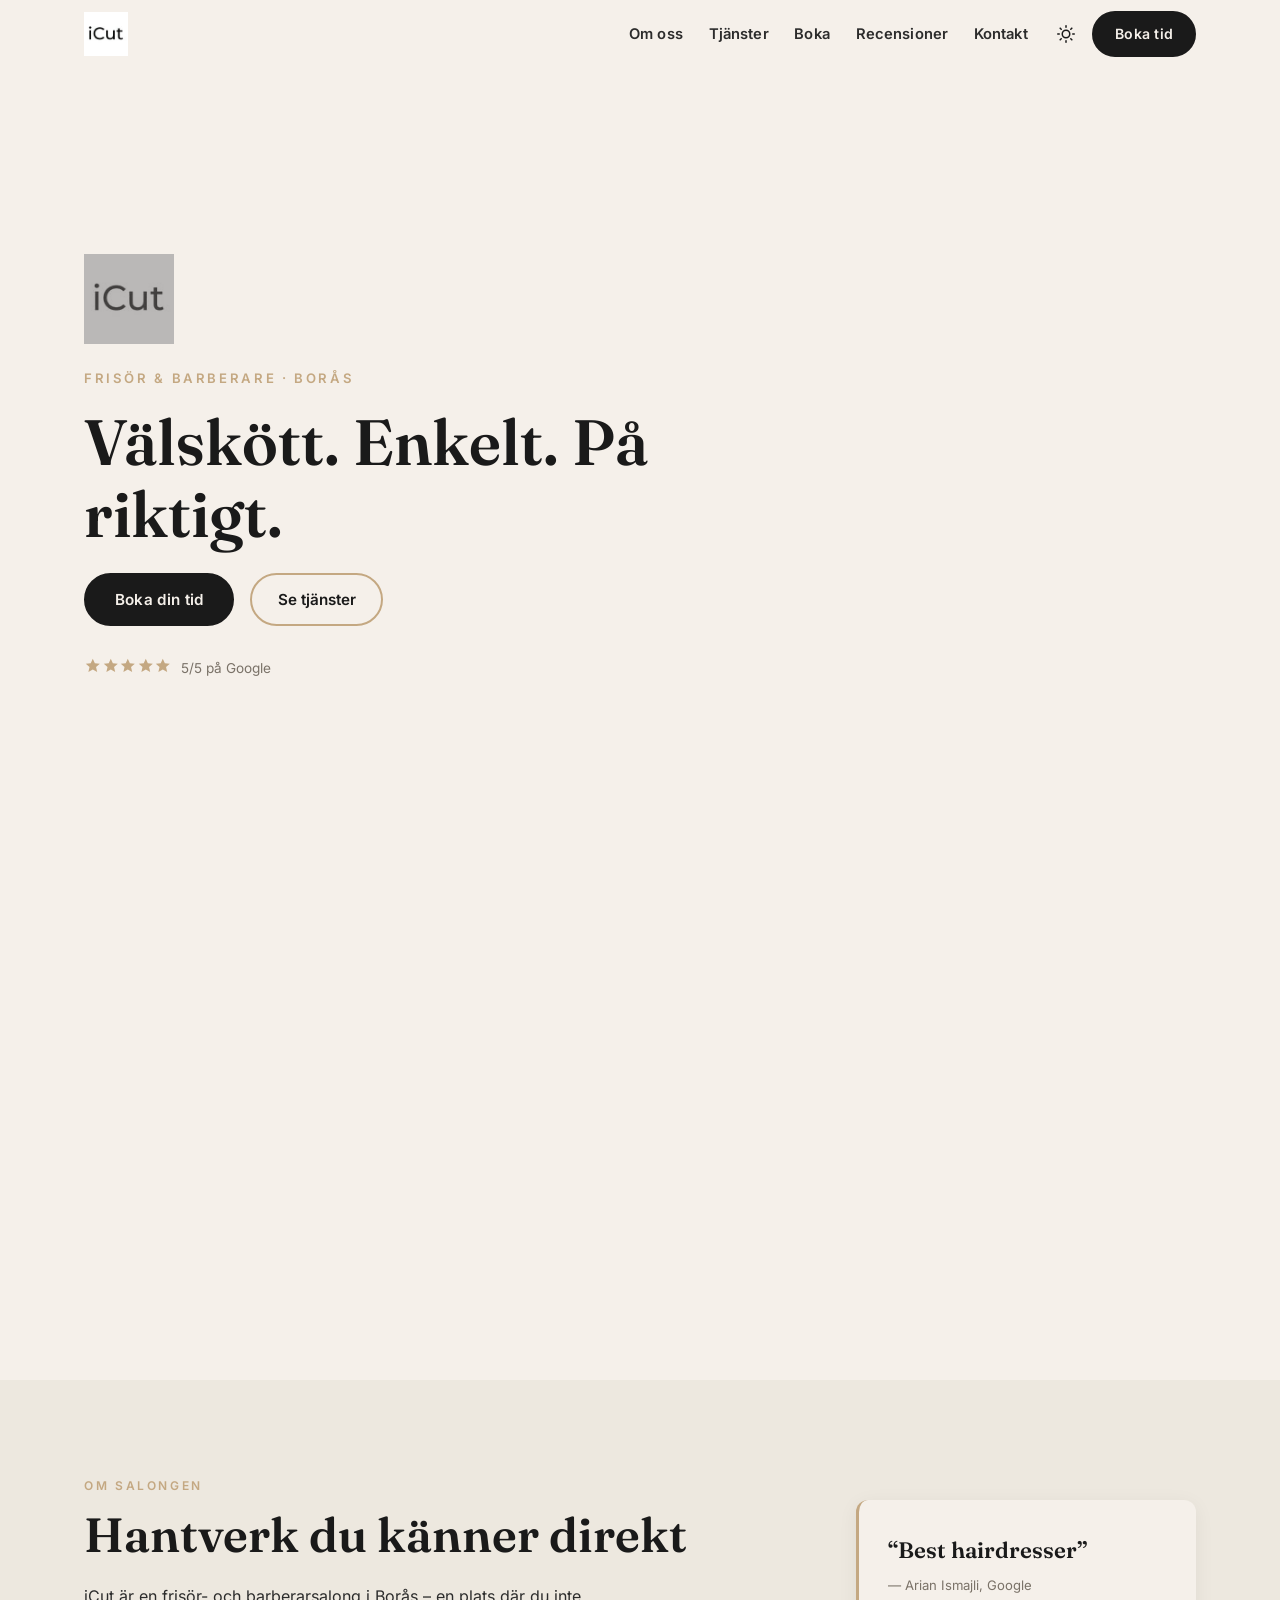
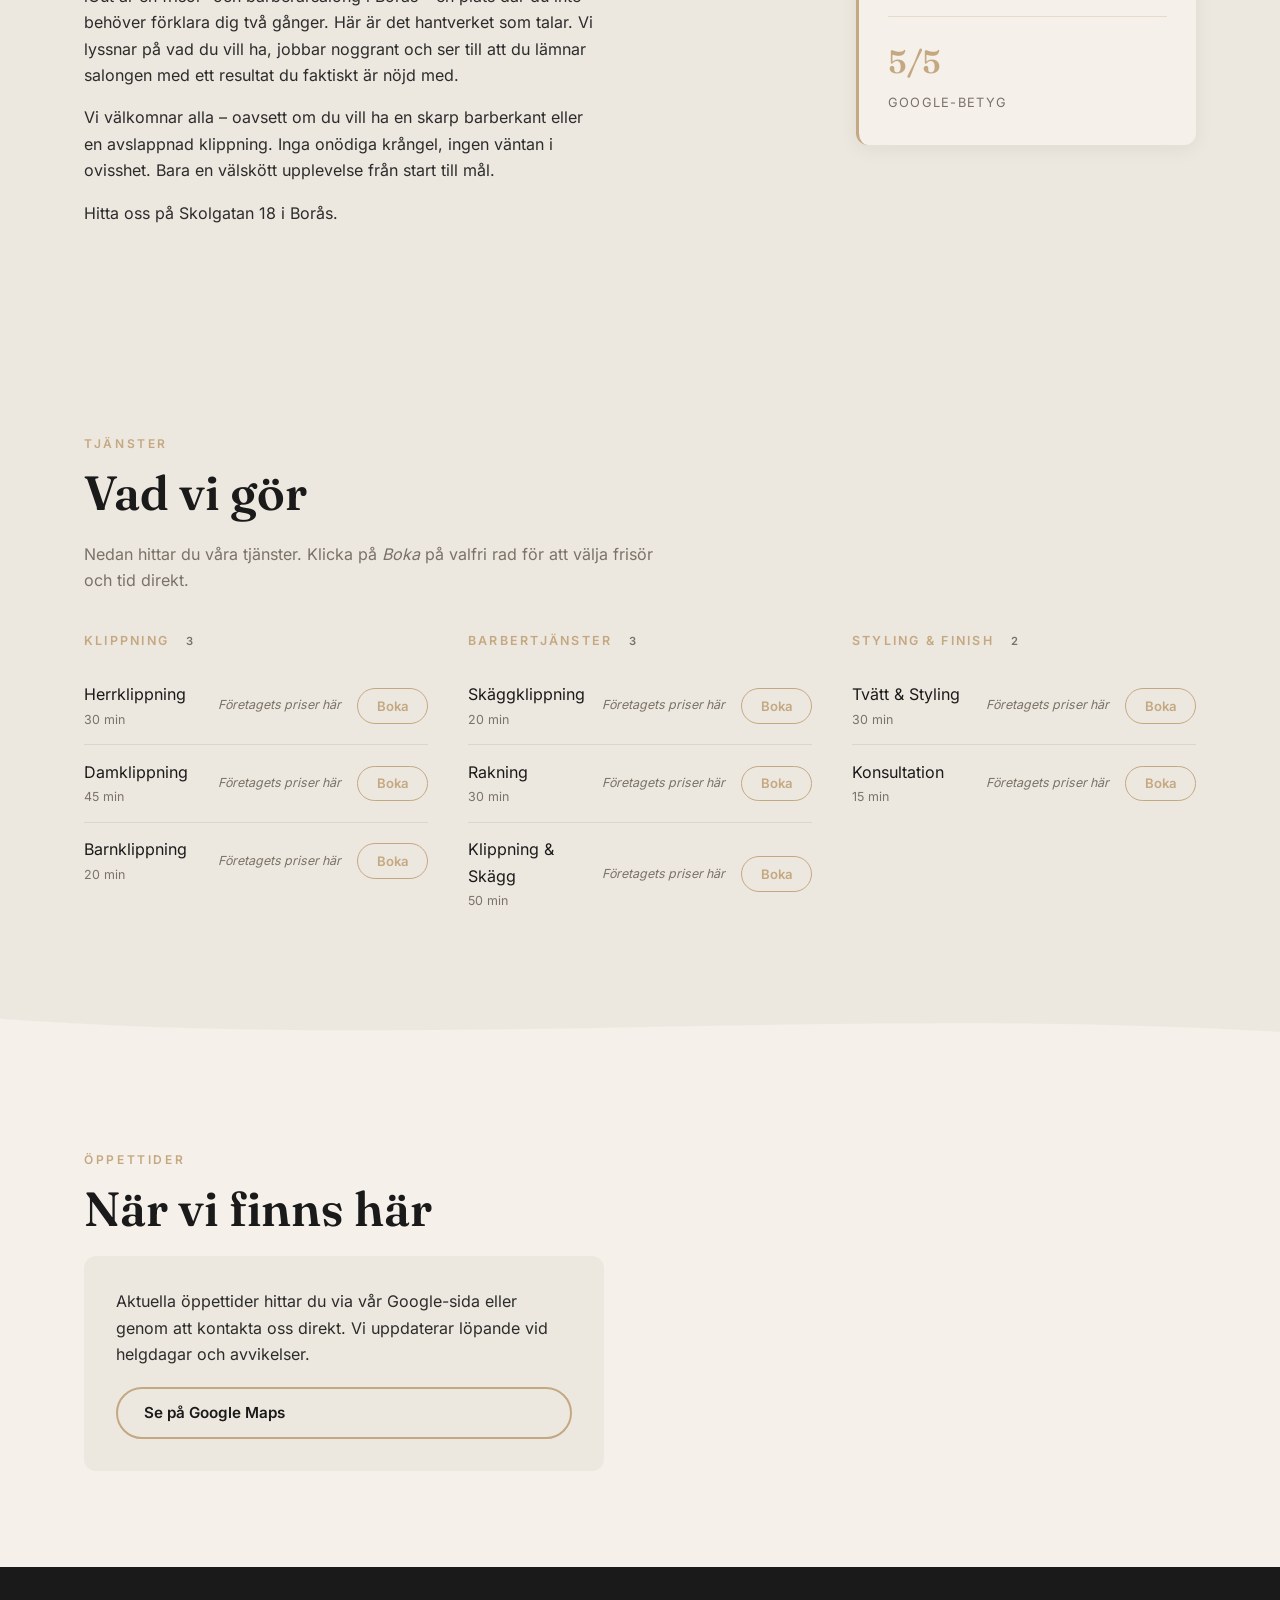
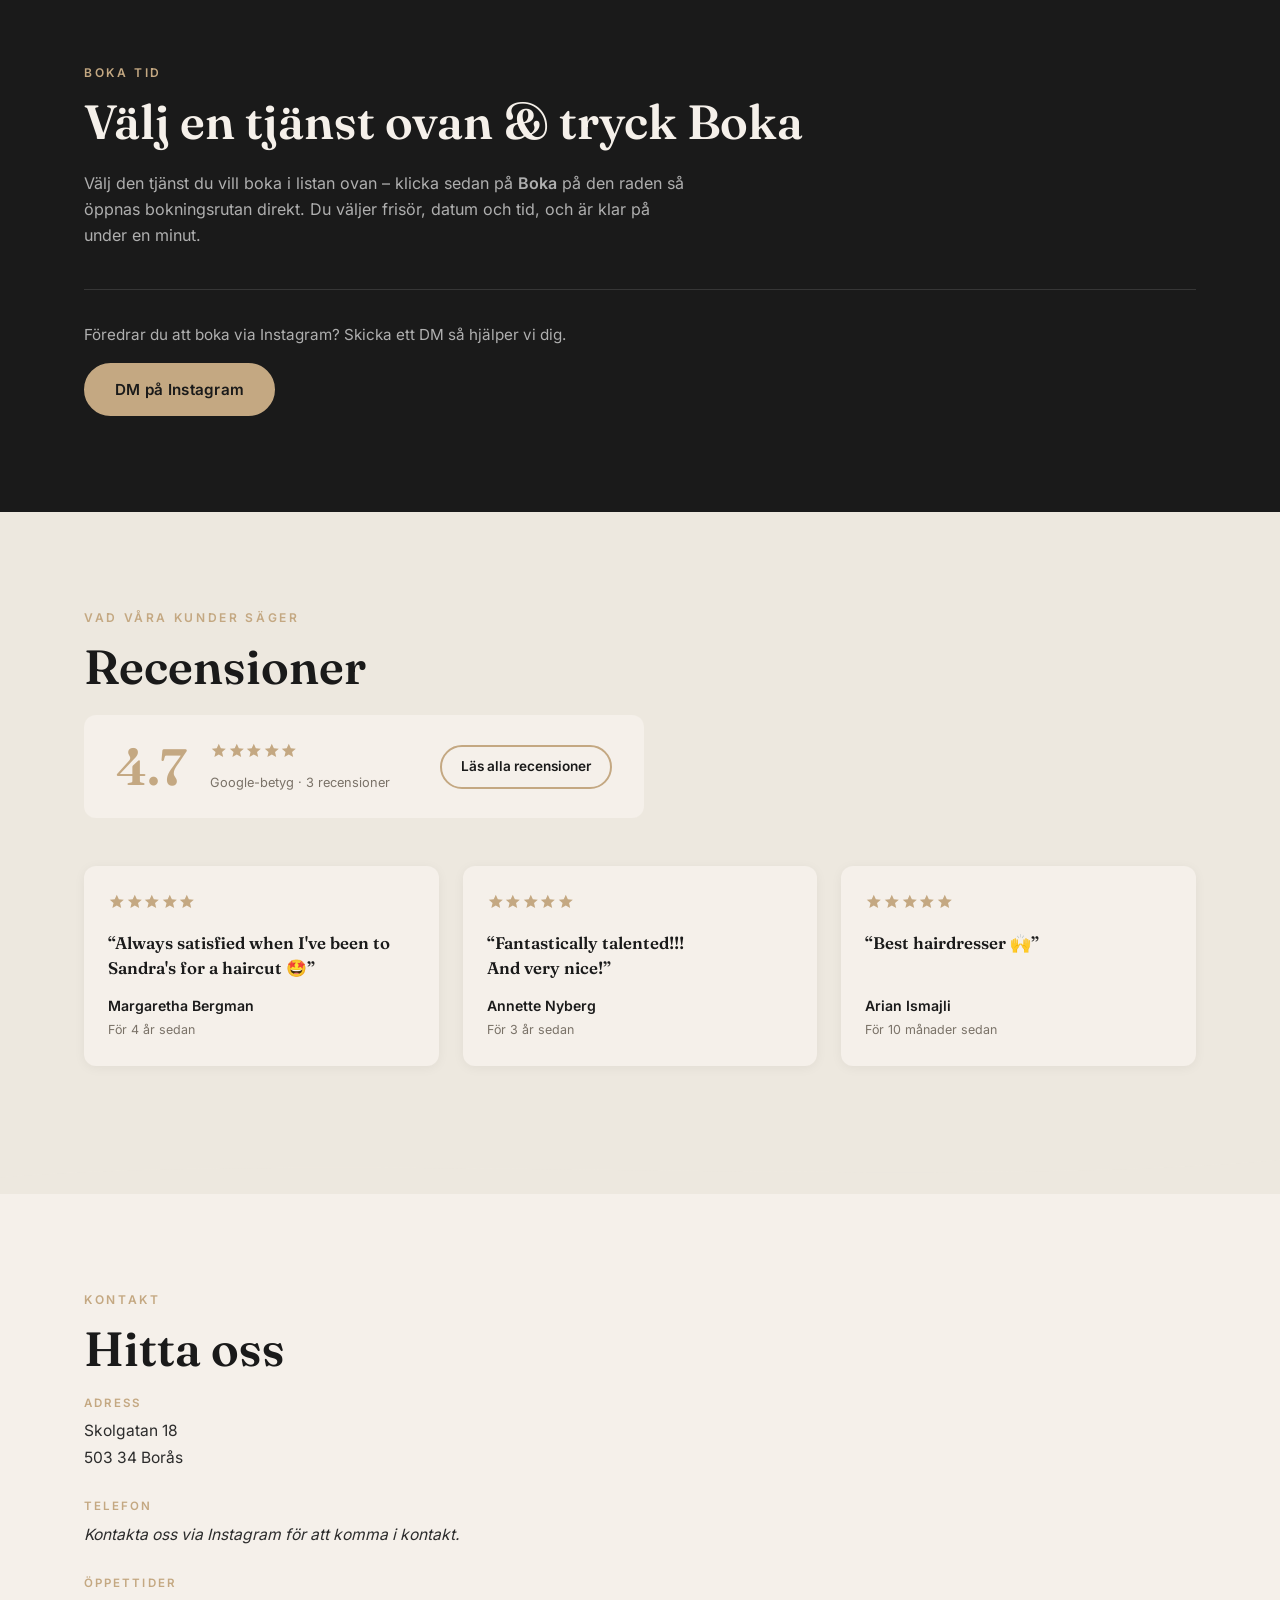
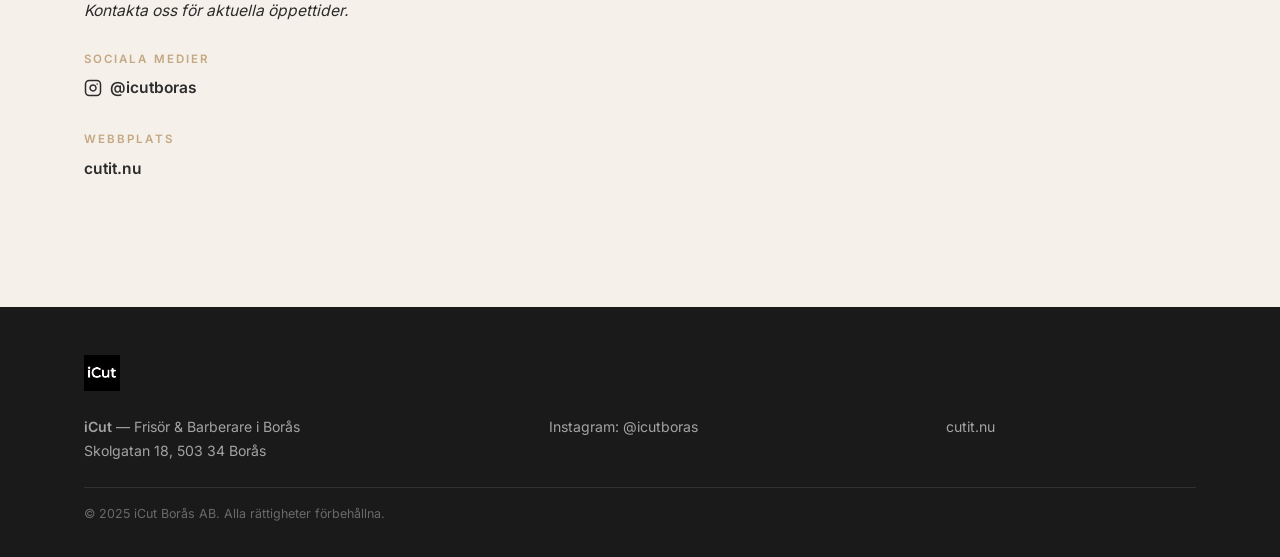
<file: index.html>
<!DOCTYPE html>
<html lang="sv" data-theme="light">
<head>
<meta charset="UTF-8">
<meta name="viewport" content="width=device-width, initial-scale=1.0">
<title>iCut – Frisör & Barberare i Borås</title>
<meta name="description" content="iCut är en modern frisör- och barberarsalong i Borås. Boka din tid enkelt – vi ser till att du alltid lämnar nöjd.">
<link rel="icon" type="image/svg+xml" href="favicon.svg">
<script>
(function(){
  var saved = localStorage.getItem('icut-theme');
  if(saved) document.documentElement.setAttribute('data-theme', saved);
})();
</script>
<link rel="stylesheet" href="site-kit.css">
<link rel="stylesheet" href="styles.css">
<script type="application/ld+json">
{
  "@context": "https://schema.org",
  "@type": "HairSalon",
  "name": "iCut",
  "address": {
    "@type": "PostalAddress",
    "streetAddress": "Skolgatan 18",
    "postalCode": "503 34",
    "addressLocality": "Borås",
    "addressCountry": "SE"
  },
  "url": "http://cutit.nu/",
  "aggregateRating": {
    "@type": "AggregateRating",
    "ratingValue": "5",
    "reviewCount": "3"
  }
}
</script>
</head>
<body>
<a href="#main" class="skip-link">Hoppa till innehåll</a>

<header class="site-header">
  <div class="header-inner">
    <a href="index.html" class="logo-link">
      <img src="logo.jpg" alt="iCut" class="site-logo">
    </a>
    <nav class="site-nav" aria-label="Huvudnavigation">
      <a href="#om">Om oss</a>
      <a href="#tjanster">Tjänster</a>
      <a href="#boka">Boka</a>
      <a href="#recensioner">Recensioner</a>
      <a href="#kontakt">Kontakt</a>
    </nav>
    <div class="header-actions">
      <button class="theme-toggle" id="themeToggle" aria-label="Växla mörkt/ljust läge" type="button">
        <svg class="icon-sun" xmlns="http://www.w3.org/2000/svg" width="18" height="18" viewBox="0 0 24 24" fill="none" stroke="currentColor" stroke-width="2" stroke-linecap="round" stroke-linejoin="round"><circle cx="12" cy="12" r="5"/><line x1="12" y1="1" x2="12" y2="3"/><line x1="12" y1="21" x2="12" y2="23"/><line x1="4.22" y1="4.22" x2="5.64" y2="5.64"/><line x1="18.36" y1="18.36" x2="19.78" y2="19.78"/><line x1="1" y1="12" x2="3" y2="12"/><line x1="21" y1="12" x2="23" y2="12"/><line x1="4.22" y1="19.78" x2="5.64" y2="18.36"/><line x1="18.36" y1="5.64" x2="19.78" y2="4.22"/></svg>
        <svg class="icon-moon" xmlns="http://www.w3.org/2000/svg" width="18" height="18" viewBox="0 0 24 24" fill="none" stroke="currentColor" stroke-width="2" stroke-linecap="round" stroke-linejoin="round"><path d="M21 12.79A9 9 0 1 1 11.21 3 7 7 0 0 0 21 12.79z"/></svg>
      </button>
      <a href="#boka" class="btn-primary nav-cta">Boka tid</a>
    </div>
  </div>
</header>

<main id="main">

  <!-- HERO -->
  <div class="name-pin">
    <section class="hero name-pin-inner">
      <h1 class="visually-hidden">iCut</h1>
      <div class="name-write-img">
        <img class="base" src="logo.jpg" alt="">
        <img class="color" src="logo.jpg" alt="">
      </div>
      <p class="hero-eyebrow">Frisör &amp; Barberare · Borås</p>
      <p class="hero-tagline">Välskött. Enkelt. På riktigt.</p>
      <div class="hero-cta">
        <a href="#boka" class="btn-primary">Boka din tid</a>
        <a href="#tjanster" class="btn-ghost">Se tjänster</a>
      </div>
      <div class="hero-rating">
        <span class="stars" data-rating="5"></span>
        <span class="hero-rating-text">5/5 på Google</span>
      </div>
    </section>
  </div>

  <!-- OM OSS -->
  <section class="section section-om reveal" id="om">
    <div class="container">
      <div class="om-grid">
        <div class="om-text">
          <span class="section-label">Om salongen</span>
          <h2>Hantverk du känner direkt</h2>
          <p>iCut är en frisör- och barberarsalong i Borås – en plats där du inte behöver förklara dig två gånger. Här är det hantverket som talar. Vi lyssnar på vad du vill ha, jobbar noggrant och ser till att du lämnar salongen med ett resultat du faktiskt är nöjd med.</p>
          <p>Vi välkomnar alla – oavsett om du vill ha en skarp barberkant eller en avslappnad klippning. Inga onödiga krångel, ingen väntan i ovisshet. Bara en välskött upplevelse från start till mål.</p>
          <p>Hitta oss på Skolgatan 18 i Borås.</p>
        </div>
        <div class="om-accent-block">
          <div class="om-quote">&ldquo;Best hairdresser&rdquo;</div>
          <div class="om-quote-attr">— Arian Ismajli, Google</div>
          <div class="om-divider"></div>
          <div class="om-stat">
            <span class="om-stat-value">5/5</span>
            <span class="om-stat-label">Google-betyg</span>
          </div>
        </div>
      </div>
    </div>
    <div class="wave-bottom">
      <svg xmlns="http://www.w3.org/2000/svg" viewBox="0 0 1440 60" preserveAspectRatio="none"><path fill="var(--paper-raised)" d="M0,30 C360,60 1080,0 1440,30 L1440,60 L0,60 Z"/></svg>
    </div>
  </section>

  <!-- TJÄNSTER -->
  <section class="section section-tjanster reveal" id="tjanster">
    <div class="container">
      <span class="section-label">Tjänster</span>
      <h2>Vad vi gör</h2>
      <p class="section-intro">Nedan hittar du våra tjänster. Klicka på <em>Boka</em> på valfri rad för att välja frisör och tid direkt.</p>

      <div class="menu-groups">

        <div class="menu-group">
          <h3>Klippning <span class="menu-group-count">3</span></h3>
          <!--FIELD:services-->
          <div class="price-item">
            <div class="price-item-info">
              <span class="price-item-name">Herrklippning</span>
              <span class="price-item-duration">30 min</span>
            </div>
            <div class="price-item-price">
              <!--FIELD:prices--><span class="price-item-amount price-placeholder">Företagets priser här</span><!--/FIELD:prices-->
            </div>
            <button class="price-item-book-btn" type="button" data-service-name="Herrklippning" data-duration-minutes="30">Boka</button>
          </div>
          <div class="price-item">
            <div class="price-item-info">
              <span class="price-item-name">Damklippning</span>
              <span class="price-item-duration">45 min</span>
            </div>
            <div class="price-item-price">
              <!--FIELD:prices--><span class="price-item-amount price-placeholder">Företagets priser här</span><!--/FIELD:prices-->
            </div>
            <button class="price-item-book-btn" type="button" data-service-name="Damklippning" data-duration-minutes="45">Boka</button>
          </div>
          <div class="price-item">
            <div class="price-item-info">
              <span class="price-item-name">Barnklippning</span>
              <span class="price-item-duration">20 min</span>
            </div>
            <div class="price-item-price">
              <!--FIELD:prices--><span class="price-item-amount price-placeholder">Företagets priser här</span><!--/FIELD:prices-->
            </div>
            <button class="price-item-book-btn" type="button" data-service-name="Barnklippning" data-duration-minutes="20">Boka</button>
          </div>
          <!--/FIELD:services-->
        </div>

        <div class="menu-group">
          <h3>Barbertjänster <span class="menu-group-count">3</span></h3>
          <!--FIELD:services-->
          <div class="price-item">
            <div class="price-item-info">
              <span class="price-item-name">Skäggklippning</span>
              <span class="price-item-duration">20 min</span>
            </div>
            <div class="price-item-price">
              <!--FIELD:prices--><span class="price-item-amount price-placeholder">Företagets priser här</span><!--/FIELD:prices-->
            </div>
            <button class="price-item-book-btn" type="button" data-service-name="Skäggklippning" data-duration-minutes="20">Boka</button>
          </div>
          <div class="price-item">
            <div class="price-item-info">
              <span class="price-item-name">Rakning</span>
              <span class="price-item-duration">30 min</span>
            </div>
            <div class="price-item-price">
              <!--FIELD:prices--><span class="price-item-amount price-placeholder">Företagets priser här</span><!--/FIELD:prices-->
            </div>
            <button class="price-item-book-btn" type="button" data-service-name="Rakning" data-duration-minutes="30">Boka</button>
          </div>
          <div class="price-item">
            <div class="price-item-info">
              <span class="price-item-name">Klippning &amp; Skägg</span>
              <span class="price-item-duration">50 min</span>
            </div>
            <div class="price-item-price">
              <!--FIELD:prices--><span class="price-item-amount price-placeholder">Företagets priser här</span><!--/FIELD:prices-->
            </div>
            <button class="price-item-book-btn" type="button" data-service-name="Klippning &amp; Skägg" data-duration-minutes="50">Boka</button>
          </div>
          <!--/FIELD:services-->
        </div>

        <div class="menu-group">
          <h3>Styling &amp; Finish <span class="menu-group-count">2</span></h3>
          <!--FIELD:services-->
          <div class="price-item">
            <div class="price-item-info">
              <span class="price-item-name">Tvätt &amp; Styling</span>
              <span class="price-item-duration">30 min</span>
            </div>
            <div class="price-item-price">
              <!--FIELD:prices--><span class="price-item-amount price-placeholder">Företagets priser här</span><!--/FIELD:prices-->
            </div>
            <button class="price-item-book-btn" type="button" data-service-name="Tvätt &amp; Styling" data-duration-minutes="30">Boka</button>
          </div>
          <div class="price-item">
            <div class="price-item-info">
              <span class="price-item-name">Konsultation</span>
              <span class="price-item-duration">15 min</span>
            </div>
            <div class="price-item-price">
              <!--FIELD:prices--><span class="price-item-amount price-placeholder">Företagets priser här</span><!--/FIELD:prices-->
            </div>
            <button class="price-item-book-btn" type="button" data-service-name="Konsultation" data-duration-minutes="15">Boka</button>
          </div>
          <!--/FIELD:services-->
        </div>

      </div>
    </div>
    <div class="wave-bottom wave-bottom--linen">
      <svg xmlns="http://www.w3.org/2000/svg" viewBox="0 0 1440 60" preserveAspectRatio="none"><path fill="var(--paper)" d="M0,20 C480,55 960,5 1440,35 L1440,60 L0,60 Z"/></svg>
    </div>
  </section>

  <!-- ÖPPETTIDER -->
  <section class="section section-oppettider reveal" id="oppettider">
    <div class="container">
      <span class="section-label">Öppettider</span>
      <h2>När vi finns här</h2>
      <!--FIELD:opening_hours-->
      <div class="hours-notice">
        <p>Aktuella öppettider hittar du via vår Google-sida eller genom att kontakta oss direkt. Vi uppdaterar löpande vid helgdagar och avvikelser.</p>
        <a href="https://www.google.com/maps/search/iCut+Bor%C3%A5s" class="btn-ghost" target="_blank" rel="noopener noreferrer">Se på Google Maps</a>
      </div>
      <!--/FIELD:opening_hours-->
    </div>
  </section>

  <!-- BOKA -->
  <section class="section section-boka reveal" id="boka">
    <div class="container boka-container">
      <span class="section-label">Boka tid</span>
      <h2>Välj en tjänst ovan&nbsp;&amp; tryck Boka</h2>
      <p class="section-intro">Välj den tjänst du vill boka i listan ovan – klicka sedan på <strong>Boka</strong> på den raden så öppnas bokningsrutan direkt. Du väljer frisör, datum och tid, och är klar på under en minut.</p>
      <!--FIELD:booking_url-->
      <div class="boka-alt">
        <p>Föredrar du att boka via Instagram? Skicka ett DM så hjälper vi dig.</p>
        <!--FIELD:instagram-->
        <a href="https://www.instagram.com/icutboras/" class="btn-primary" target="_blank" rel="noopener noreferrer">DM på Instagram</a>
        <!--/FIELD:instagram-->
      </div>
      <!--/FIELD:booking_url-->
    </div>
  </section>

  <!-- RECENSIONER -->
  <section class="section section-recensioner reveal" id="recensioner">
    <div class="container">
      <span class="section-label">Vad våra kunder säger</span>
      <h2>Recensioner</h2>
      <!--FIELD:google_rating-->
      <div class="rating-hero">
        <div class="rating-score" data-count-to="5" data-decimals="1">0.0</div>
        <div class="rating-stars-wrap">
          <span class="stars" data-rating="5"></span>
          <span class="rating-source">Google-betyg · 3 recensioner</span>
        </div>
        <a href="https://www.google.com/maps/search/iCut+Bor%C3%A5s" class="btn-ghost rating-all-link" target="_blank" rel="noopener noreferrer">Läs alla recensioner</a>
      </div>
      <!--/FIELD:google_rating-->

      <div class="reviews-grid">
        <div class="review-card">
          <div class="review-stars"><span class="stars" data-rating="5"></span></div>
          <blockquote class="review-text">&ldquo;Always satisfied when I've been to Sandra's for a haircut 🤩&rdquo;</blockquote>
          <div class="review-meta">
            <span class="review-author">Margaretha Bergman</span>
            <span class="review-time">För 4 år sedan</span>
          </div>
        </div>
        <div class="review-card">
          <div class="review-stars"><span class="stars" data-rating="5"></span></div>
          <blockquote class="review-text">&ldquo;Fantastically talented!!!
And very nice!&rdquo;</blockquote>
          <div class="review-meta">
            <span class="review-author">Annette Nyberg</span>
            <span class="review-time">För 3 år sedan</span>
          </div>
        </div>
        <div class="review-card">
          <div class="review-stars"><span class="stars" data-rating="5"></span></div>
          <blockquote class="review-text">&ldquo;Best hairdresser 🙌&rdquo;</blockquote>
          <div class="review-meta">
            <span class="review-author">Arian Ismajli</span>
            <span class="review-time">För 10 månader sedan</span>
          </div>
        </div>
      </div>
    </div>
    <div class="wave-bottom">
      <svg xmlns="http://www.w3.org/2000/svg" viewBox="0 0 1440 60" preserveAspectRatio="none"><path fill="var(--paper-raised)" d="M0,40 C360,10 1080,55 1440,20 L1440,60 L0,60 Z"/></svg>
    </div>
  </section>

  <!-- KONTAKT -->
  <section class="section section-kontakt reveal" id="kontakt">
    <div class="container">
      <span class="section-label">Kontakt</span>
      <h2>Hitta oss</h2>
      <div class="kontakt-grid">
        <div class="kontakt-info">
          <div class="kontakt-block">
            <h3>Adress</h3>
            <!--FIELD:address-->
            <address>
              Skolgatan 18<br>
              503 34 Borås
            </address>
            <!--/FIELD:address-->
          </div>
          <div class="kontakt-block">
            <h3>Telefon</h3>
            <!--FIELD:phone-->
            <p class="kontakt-missing">Kontakta oss via Instagram för att komma i kontakt.</p>
            <!--/FIELD:phone-->
          </div>
          <div class="kontakt-block">
            <h3>Öppettider</h3>
            <!--FIELD:opening_hours-->
            <p class="kontakt-missing">Kontakta oss för aktuella öppettider.</p>
            <!--/FIELD:opening_hours-->
          </div>
          <div class="kontakt-block">
            <h3>Sociala medier</h3>
            <!--FIELD:instagram-->
            <a href="https://www.instagram.com/icutboras/" class="social-link" target="_blank" rel="noopener noreferrer">
              <svg xmlns="http://www.w3.org/2000/svg" width="18" height="18" viewBox="0 0 24 24" fill="none" stroke="currentColor" stroke-width="2" stroke-linecap="round" stroke-linejoin="round"><rect x="2" y="2" width="20" height="20" rx="5" ry="5"/><path d="M16 11.37A4 4 0 1 1 12.63 8 4 4 0 0 1 16 11.37z"/><line x1="17.5" y1="6.5" x2="17.51" y2="6.5"/></svg>
              @icutboras
            </a>
            <!--/FIELD:instagram-->
            <!--FIELD:facebook-->
            <!-- Facebook: saknas i underlaget -->
            <!--/FIELD:facebook-->
            <!--FIELD:email-->
            <!-- E-post: saknas i underlaget -->
            <!--/FIELD:email-->
          </div>
          <div class="kontakt-block">
            <h3>Webbplats</h3>
            <!--FIELD:website-->
            <a href="http://cutit.nu/" class="social-link" target="_blank" rel="noopener noreferrer">cutit.nu</a>
            <!--/FIELD:website-->
          </div>
        </div>
        <div class="kontakt-map">
          <!--FIELD:address-->
          <iframe
            title="iCut på kartan"
            src="https://www.google.com/maps?q=Skolgatan+18%2C+503+34+Bor%C3%A5s%2C+Sweden&output=embed"
            width="100%"
            height="320"
            style="border:0; border-radius: 12px;"
            allowfullscreen
            loading="lazy"
            referrerpolicy="no-referrer-when-downgrade">
          </iframe>
          <!--/FIELD:address-->
        </div>
      </div>
    </div>
  </section>

</main>

<footer class="site-footer">
  <div class="container footer-inner">
    <a href="index.html" class="footer-logo">
      <img src="logo.jpg" alt="iCut" class="site-logo">
    </a>
    <div class="footer-cols">
      <div>
        <!--FIELD:company_name--><strong>iCut</strong><!--/FIELD:company_name--> &mdash; Frisör &amp; Barberare i Borås<br>
        <!--FIELD:address-->Skolgatan 18, 503 34 Borås<!--/FIELD:address-->
      </div>
      <div>
        <!--FIELD:instagram-->
        <a href="https://www.instagram.com/icutboras/" target="_blank" rel="noopener noreferrer">Instagram: @icutboras</a>
        <!--/FIELD:instagram-->
      </div>
      <div>
        <!--FIELD:website-->
        <a href="http://cutit.nu/" target="_blank" rel="noopener noreferrer">cutit.nu</a>
        <!--/FIELD:website-->
      </div>
    </div>
    <p class="footer-copy">&copy; 2025 iCut Borås AB. Alla rättigheter förbehållna.</p>
  </div>
</footer>

<!-- BOKNINGSWIDGET -->
<div class="booking-widget-backdrop" id="bookingWidget" data-company-id="51c84a41-06b7-40fa-8dc1-7bf4b2905be0" data-api-base="http://localhost:3000">
  <div class="booking-widget-modal" role="dialog" aria-modal="true" aria-label="Boka tid">
    <button class="booking-widget-close" id="bookingWidgetClose" type="button" aria-label="Stäng">&times;</button>
    <div class="booking-widget-service">
      <span class="booking-widget-service-name" id="bookingWidgetServiceName"></span>
      <span class="booking-widget-service-meta" id="bookingWidgetServiceMeta"></span>
    </div>
    <div class="booking-widget-step" id="bookingWidgetStepStaff">
      <label class="booking-widget-label" for="bookingWidgetStaffSelect">Välj frisör</label>
      <select class="booking-widget-select" id="bookingWidgetStaffSelect" aria-label="Välj frisör"></select>
      <button class="booking-widget-search-btn" id="bookingWidgetSearchBtn" type="button">Sök tider</button>
    </div>
    <div class="booking-widget-step" id="bookingWidgetStepTimes" hidden>
      <button class="booking-widget-back" id="bookingWidgetBack" type="button">‹ Byt frisör</button>
      <div class="booking-cal-head">
        <button class="booking-cal-nav" type="button" data-dir="-1" aria-label="Föregående vecka">‹</button>
        <span class="booking-cal-range" id="bookingWidgetRange"></span>
        <button class="booking-cal-nav" type="button" data-dir="1" aria-label="Nästa vecka">›</button>
      </div>
      <div class="booking-cal-grid" id="bookingWidgetGrid"></div>
      <p class="booking-cal-next-available" id="bookingWidgetNextAvail" style="display:none;"></p>
    </div>
  </div>
</div>

<!-- BEKRÄFTELSEMODAL -->
<div class="bd-backdrop" id="bdBackdrop">
  <div class="bd-modal" role="dialog" aria-modal="true" aria-label="Bokning">
    <div class="bd-header">
      <div class="bd-brand"><span class="dot"></span>iCut</div>
      <button class="bd-close" id="bdClose" type="button" aria-label="Stäng">&times;</button>
    </div>
    <div class="bd-body">
      <div class="bd-form">
        <div class="bd-slot-summary"><strong id="bdSlotLine">—</strong>Hos iCut</div>
        <div class="bd-field"><label for="bdName">Namn</label><input id="bdName" type="text"></div>
        <div class="bd-field"><label for="bdPhone">Telefonnummer</label><input id="bdPhone" type="tel"></div>
        <button class="bd-confirm-btn" id="bdConfirm" type="button">Bekräfta bokning</button>
      </div>
      <div class="bd-success"><div class="check">&#10003;</div><p id="bdSuccessLine">Bokat!</p><p class="fine">Vi ser fram emot ditt besök.</p></div>
    </div>
  </div>
</div>

<script src="site-kit.js" defer></script>
<script src="script.js" defer></script>
</body>
</html>
</file>
<file: site-kit.css>
/*
 * AIOS site-kit — shared, deterministic interaction patterns (star ratings,
 * count-up numbers, scroll reveals, hero name write-in). Identical bytes on
 * every generated site, same as the brand fonts — never written by the
 * model itself, so the bugs found and fixed during the 2026-08-26 Lund
 * design pass (a fractional star's fill layer needing its own `position:
 * absolute` box, the name-write gradient needing its padding on the text
 * element itself rather than its wrapper) can never regress per company.
 *
 * Colors come from each site's own palette via var(--accent)/
 * var(--ink-faint) with sane fallbacks — nothing in here is Lund-specific.
 */

.star-empty path { fill: none; stroke: var(--ink-faint, #999); stroke-width: 1.5; }
.star-fill path { fill: var(--accent, #333); }

.reveal { opacity: 0; transform: translateY(24px); transition: opacity 0.8s ease, transform 0.8s ease; }
.reveal.is-visible { opacity: 1; transform: none; }
@media (prefers-reduced-motion: reduce) {
  .reveal { opacity: 1 !important; transform: none !important; transition: none !important; }
}

/*
 * .name-pin REQUIRES the page's own header to be `position: fixed`, never
 * `position: sticky` or static. A sticky/static header occupies space in
 * normal flow, pushing .name-pin-inner's starting position down by the
 * header's own height — .name-pin-inner's sticky positioning then can't
 * engage until the page has scrolled past THAT offset too, which shows up
 * as a dead zone (the page visibly scrolls for the header's height before
 * the fill/pin visibly does anything). A fixed header sits outside normal
 * flow entirely (typically transparent, going solid via the .is-scrolled
 * class this file toggles automatically — see wireHeaderScrollState()
 * below), so .name-pin-inner starts at y=0 and the fill begins on the very
 * first scroll pixel. Found and fixed 2026-08-26.
 */
.name-pin {
  position: relative;
  height: calc(100svh + 480px); /* the extra 480px is the scroll budget the name-write fill consumes while pinned — keep in sync with the 480 in site-kit.js */
}
@media (prefers-reduced-motion: reduce) { .name-pin { height: 100svh; } }

.name-pin-inner {
  position: sticky;
  top: 0;
  height: 100svh;
  display: flex;
  align-items: center;
  justify-content: center;
}
@media (prefers-reduced-motion: reduce) { .name-pin-inner { position: static; } }

.name-write {
  display: block;
  text-align: center;
  /* Padding lives on THIS element, not .name-pin/.name-pin-inner —
     background-clip:text paints relative to its own box, so a script/
     display font's swashes and ascenders need their safety margin here or
     they render outside the gradient's paint area and never pick up color. */
  padding: 0.4em 0.6em 0.1em;
  background-image: linear-gradient(
    90deg,
    var(--accent, #333) 0%,
    var(--accent, #333) var(--fill, 0%),
    var(--ink-faint, #999) var(--fill, 0%),
    var(--ink-faint, #999) 100%
  );
  background-size: 100% 100%;
  background-repeat: no-repeat;
  -webkit-background-clip: text;
  background-clip: text;
  color: var(--ink-faint, #999); /* fallback if background-clip:text isn't supported */
  -webkit-text-fill-color: transparent;
}

/* Image variant of the write-in effect — for when a company has a real
   logo (see websiteAgent.ts's logoBlock()) and it should be the thing that
   "gets color" while scrolling, instead of plain text. Same base+color
   two-layer clip-path technique as the star ratings, not background-clip
   (which only works on text glyphs, not a raster image). Both <img> tags
   reference the SAME logo file — the desaturation is a live CSS filter,
   not a second pre-rendered asset. */
.name-write-img { position: relative; display: inline-block; max-width: min(58vw, 420px); }
.name-write-img img { display: block; width: 100%; height: auto; }
.name-write-img .base { filter: grayscale(1) brightness(0.65); opacity: 0.75; }
.name-write-img .color {
  position: absolute; inset: 0; width: 100%; height: 100%;
  object-fit: contain;
  clip-path: inset(0 100% 0 0);
}

/* ============================================================
 * Booking calendar + third-party widget handoff mockup — added
 * 2026-08-26. Shows a week of example time slots in the site's OWN
 * design, then hands off to a small modal styled to look like a generic
 * booking platform (deliberately NOT using --accent/--ink-faint — the
 * whole point is that this step visibly belongs to a different system).
 * Illustrative only: slot data is written directly in each site's own
 * HTML (see websiteAgent.ts's siteKitBlock()), nothing here ever creates
 * a real booking or contacts a real service.
 * ============================================================ */

.booking-grid { display: grid; grid-template-columns: repeat(auto-fit, minmax(130px, 1fr)); gap: clamp(1rem, 2.5vw, 2rem); }
.booking-day-label { text-align: center; margin-bottom: 1.1rem; }
.booking-day-label .d { font-weight: 600; font-size: 0.95rem; letter-spacing: 0.1em; text-transform: uppercase; }
.booking-day-label .date { display: block; font-size: 0.76rem; opacity: 0.6; margin-top: 0.2rem; }
.booking-slots { display: flex; flex-direction: column; gap: 0.65rem; }
.slot-btn {
  font-variant-numeric: tabular-nums;
  font-size: 0.95rem;
  padding: 0.75rem 0.5rem;
  text-align: center;
  border: 1px solid var(--ink-faint, #999);
  border-radius: 8px;
  background: transparent;
  color: inherit;
  cursor: pointer;
  transition: background-color 0.2s cubic-bezier(0.16, 1, 0.3, 1), color 0.2s cubic-bezier(0.16, 1, 0.3, 1), border-color 0.2s cubic-bezier(0.16, 1, 0.3, 1), box-shadow 0.2s cubic-bezier(0.16, 1, 0.3, 1), transform 0.2s cubic-bezier(0.16, 1, 0.3, 1);
}
.slot-btn:hover:not(:disabled) { border-color: var(--accent, #333); box-shadow: 0 4px 14px -6px var(--accent, #333); transform: translateY(-1px); }
.slot-btn:disabled { opacity: 0.4; text-decoration: line-through; cursor: default; }
.slot-btn.is-selected { background: var(--accent, #333); border-color: var(--accent, #333); color: #fff; }
@media (prefers-reduced-motion: reduce) { .slot-btn:hover:not(:disabled) { transform: none; } }

/* ============================================================
 * Rolling booking calendar (2026-09-09) — the container/grid/nav chrome
 * around the .slot-btn buttons above. Deliberately restrained: generous
 * air, one quiet accent, soft motion — a calendar should read as a
 * considered part of the site, never a bolted-on widget. Uses each site's
 * own --accent/--ink/--ink-faint/--border/--paper-raised (with sane
 * fallbacks) so it always matches that company's palette, never a fixed
 * "booking widget" look.
 * ============================================================ */
.booking-cal-controls { display: flex; flex-wrap: wrap; gap: 0.75rem; justify-content: center; margin-bottom: 1.5rem; }
.booking-cal-controls select {
  font-family: inherit; font-size: 0.85rem; padding: 0.55rem 0.9rem; border-radius: 999px;
  border: 1px solid var(--border, rgba(0,0,0,0.14)); background: var(--paper-raised, #fff); color: var(--ink, inherit);
  cursor: pointer; max-width: 100%;
}
.booking-cal-next-available { text-align: center; margin-top: 1.25rem; font-size: 0.86rem; color: var(--ink-faint, #888); }
.booking-cal-next-available .chip-link-btn { background: none; border: none; padding: 0; font: inherit; font-size: 0.86rem; font-weight: 600; color: var(--accent, #333); cursor: pointer; text-decoration: underline; text-underline-offset: 3px; }
.booking-cal-head { display: flex; align-items: center; justify-content: center; gap: 1.25rem; margin-bottom: 1.75rem; }
.booking-cal-range { font-size: 0.78rem; font-weight: 600; letter-spacing: 0.14em; text-transform: uppercase; color: var(--ink-faint, #888); min-width: 11ch; text-align: center; }
.booking-cal-nav {
  width: 34px; height: 34px; border-radius: 50%; border: 1px solid var(--border, rgba(0,0,0,0.12));
  background: transparent; color: var(--ink, inherit); font-size: 1.05rem; line-height: 1; cursor: pointer;
  display: flex; align-items: center; justify-content: center;
  transition: border-color 0.2s cubic-bezier(0.16, 1, 0.3, 1), box-shadow 0.2s cubic-bezier(0.16, 1, 0.3, 1), color 0.2s cubic-bezier(0.16, 1, 0.3, 1);
}
.booking-cal-nav:hover { border-color: var(--accent, #333); color: var(--accent, #333); box-shadow: 0 0 0 4px color-mix(in srgb, var(--accent, #333) 12%, transparent); }

.booking-cal-grid { display: grid; grid-template-columns: repeat(7, 1fr); gap: 0.85rem; transition: opacity 0.25s ease; }
.booking-cal-grid.is-loading { opacity: 0.45; }
.booking-cal-day {
  background: var(--paper-raised, rgba(0,0,0,0.02)); border: 1px solid var(--border, rgba(0,0,0,0.08));
  border-radius: 14px; padding: 1rem 0.6rem; display: flex; flex-direction: column; gap: 0.6rem;
  transition: border-color 0.25s ease;
}
.booking-cal-day.is-today { border-color: var(--accent, #333); }
.booking-cal-day-head { display: flex; flex-direction: column; align-items: center; gap: 0.15rem; padding-bottom: 0.5rem; border-bottom: 1px solid var(--border, rgba(0,0,0,0.08)); }
.booking-cal-day-head .wd { font-size: 0.68rem; font-weight: 600; letter-spacing: 0.12em; text-transform: uppercase; color: var(--ink-faint, #888); }
.booking-cal-day-head .dt { font-family: var(--font-head, inherit); font-size: 1.2rem; }
.booking-cal-day.is-today .booking-cal-day-head .dt { color: var(--accent, #333); }
.booking-cal-slots { display: flex; flex-direction: column; gap: 0.45rem; }
.booking-cal-slots .slot-btn { padding: 0.5rem 0.35rem; font-size: 0.82rem; }
.booking-cal-closed { display: block; text-align: center; font-size: 0.78rem; color: var(--ink-faint, #999); padding: 0.6rem 0; font-style: italic; }

@media (max-width: 860px) {
  .booking-cal-grid { grid-template-columns: repeat(auto-fit, minmax(120px, 1fr)); }
}

.bd-backdrop {
  position: fixed; inset: 0; z-index: 200;
  background: rgba(15, 20, 18, 0.55);
  display: flex; align-items: center; justify-content: center;
  padding: 1.5rem;
  opacity: 0; pointer-events: none;
  transition: opacity 0.25s ease;
}
.bd-backdrop.is-open { opacity: 1; pointer-events: auto; }
.bd-modal {
  width: 100%; max-width: 380px;
  background: #ffffff;
  border-radius: 14px;
  overflow: hidden;
  font-family: -apple-system, BlinkMacSystemFont, "Segoe UI", Roboto, Helvetica, Arial, sans-serif;
  box-shadow: 0 20px 60px rgba(0, 0, 0, 0.35);
  transform: translateY(14px) scale(0.98);
  transition: transform 0.25s ease;
}
.bd-backdrop.is-open .bd-modal { transform: translateY(0) scale(1); }
.bd-header {
  background: var(--accent, #0f4c3d); color: #fff;
  padding: 1rem 1.25rem;
  display: flex; align-items: center; justify-content: space-between;
}
.bd-brand { display: flex; align-items: center; gap: 0.5rem; font-weight: 700; font-size: 1rem; letter-spacing: -0.01em; }
.bd-brand .dot { width: 9px; height: 9px; border-radius: 50%; background: #4fd8a8; }
.bd-close { background: none; border: 0; color: rgba(255, 255, 255, 0.8); font-size: 1.2rem; cursor: pointer; line-height: 1; padding: 0.25rem; }
.bd-close:hover { color: #fff; }
.bd-body { padding: 1.25rem 1.25rem 1.5rem; }
.bd-disclaimer {
  font-size: 0.68rem; color: #8a8f8d; background: #f2f4f3;
  border-radius: 6px; padding: 0.45rem 0.6rem; margin-bottom: 1rem;
  line-height: 1.4;
}
.bd-slot-summary { font-size: 0.95rem; color: #16211c; margin-bottom: 1rem; }
.bd-slot-summary strong { display: block; font-size: 1.05rem; margin-bottom: 0.15rem; }
.bd-field { margin-bottom: 0.85rem; }
.bd-field label { display: block; font-size: 0.76rem; color: #5b625f; margin-bottom: 0.3rem; }
.bd-field input {
  width: 100%; box-sizing: border-box;
  border: 1px solid #d7dcda; border-radius: 8px;
  padding: 0.6rem 0.7rem; font-size: 0.92rem; font-family: inherit; color: #16211c;
}
.bd-field input:focus { outline: none; border-color: var(--accent, #0f4c3d); box-shadow: 0 0 0 3px color-mix(in srgb, var(--accent, #0f4c3d) 14%, transparent); }
.bd-confirm-btn {
  width: 100%; border: 0; border-radius: 8px;
  background: var(--accent, #0f4c3d); color: #fff;
  padding: 0.8rem; font-size: 0.95rem; font-weight: 600; font-family: inherit;
  cursor: pointer; margin-top: 0.3rem;
  transition: filter 0.2s ease;
}
.bd-confirm-btn:hover { filter: brightness(0.9); }
.bd-success { display: none; text-align: center; padding: 0.5rem 0 0.25rem; }
.bd-success .check {
  width: 42px; height: 42px; border-radius: 50%; background: color-mix(in srgb, var(--accent, #0f4c3d) 14%, white); color: var(--accent, #0f4c3d);
  display: flex; align-items: center; justify-content: center; margin: 0 auto 0.75rem; font-size: 1.3rem;
}
.bd-success p { font-size: 0.92rem; color: #16211c; margin-bottom: 0.3rem; }
.bd-success .fine { font-size: 0.76rem; color: #8a8f8d; }
.bd-backdrop.is-done .bd-form { display: none; }
.bd-backdrop.is-done .bd-success { display: block; }

@media (max-width: 620px) {
  .booking-grid { grid-template-columns: 1fr; gap: 1.5rem; }
  .booking-slots { flex-direction: row; flex-wrap: wrap; }
  .slot-btn { flex: 1 1 30%; }
}

/* ============================================================
 * Price list with an inline "Boka" button (2026-09-10) — replaces an
 * always-visible week grid on the page itself. Deliberately restrained: a
 * "från"-prefixed price in a quiet, faint tone with the actual amount as
 * the visual focus (real in-salon pricing can vary by what the stylist
 * actually does — the list shows a floor, not a fixed quote), one Boka
 * button per row, nothing else competing for attention. Category grouping
 * (h3 + count) is the site's own markup — these classes only style the
 * per-service row itself.
 * ============================================================ */
.price-item {
  display: flex; align-items: center; gap: 1rem;
  padding: 0.85rem 0;
  border-bottom: 1px solid var(--border, rgba(0,0,0,0.08));
}
.price-item:last-child { border-bottom: none; }
.price-item-info { flex: 1 1 auto; min-width: 0; display: flex; flex-direction: column; gap: 0.15rem; }
.price-item-name { font-family: var(--font-head, inherit); font-size: 1rem; }
.price-item-duration { font-size: 0.78rem; color: var(--ink-faint, #888); }
.price-item-price { flex: 0 0 auto; text-align: right; display: flex; flex-direction: column; gap: 0.1rem; }
.price-item-from { font-size: 0.68rem; letter-spacing: 0.06em; text-transform: uppercase; color: var(--ink-faint, #999); }
.price-item-amount { font-size: 1.05rem; font-weight: 600; font-variant-numeric: tabular-nums; }
.price-item-book-btn {
  flex: 0 0 auto;
  font-family: inherit; font-size: 0.82rem; font-weight: 600;
  padding: 0.55rem 1.15rem; border-radius: 999px;
  border: 1px solid var(--accent, #333); background: transparent; color: var(--accent, #333);
  cursor: pointer; white-space: nowrap;
  transition: background-color 0.2s cubic-bezier(0.16, 1, 0.3, 1), color 0.2s cubic-bezier(0.16, 1, 0.3, 1), box-shadow 0.2s cubic-bezier(0.16, 1, 0.3, 1);
}
.price-item-book-btn:hover { background: var(--accent, #333); color: #fff; box-shadow: 0 4px 14px -6px var(--accent, #333); }

@media (max-width: 560px) {
  .price-item { flex-wrap: wrap; }
  .price-item-price { order: 2; text-align: left; }
  .price-item-book-btn { order: 3; margin-left: auto; }
}

/* ============================================================
 * Per-service booking widget (2026-09-10) — reuses .booking-cal-head,
 * -nav, -range, -grid, -day and .slot-btn from the rolling-calendar block
 * above; this just adds the modal chrome and the two-step (staff -> times) layout.
 * ============================================================ */
.booking-widget-backdrop {
  position: fixed; inset: 0; z-index: 210;
  background: rgba(15, 20, 18, 0.55);
  display: flex; align-items: center; justify-content: center;
  padding: 1.5rem;
  opacity: 0; pointer-events: none;
  transition: opacity 0.25s ease;
}
.booking-widget-backdrop.is-open { opacity: 1; pointer-events: auto; }
.booking-widget-modal {
  position: relative;
  width: 100%; max-width: 560px; max-height: 88vh; overflow-y: auto;
  background: var(--paper, #fff); color: var(--ink, inherit);
  border-radius: 16px; padding: 2rem 1.75rem 1.75rem;
  box-shadow: 0 24px 70px rgba(0, 0, 0, 0.35);
  transform: translateY(14px) scale(0.98);
  transition: transform 0.25s ease;
}
.booking-widget-backdrop.is-open .booking-widget-modal { transform: translateY(0) scale(1); }
.booking-widget-close {
  position: absolute; top: 0.9rem; right: 0.9rem;
  width: 32px; height: 32px; border-radius: 50%; border: 1px solid var(--border, rgba(0,0,0,0.12));
  background: transparent; color: var(--ink, inherit); font-size: 1.1rem; line-height: 1; cursor: pointer;
}
.booking-widget-service { text-align: center; margin-bottom: 1.5rem; padding-right: 2rem; }
.booking-widget-service-name { display: block; font-family: var(--font-head, inherit); font-size: 1.3rem; }
.booking-widget-service-meta { display: block; font-size: 0.82rem; color: var(--ink-faint, #888); margin-top: 0.25rem; }
.booking-widget-label { display: block; font-size: 0.78rem; color: var(--ink-faint, #888); margin-bottom: 0.5rem; text-align: center; }
.booking-widget-select {
  display: block; width: 100%; box-sizing: border-box;
  font-family: inherit; font-size: 0.92rem; padding: 0.7rem 0.9rem; border-radius: 10px;
  border: 1px solid var(--border, rgba(0,0,0,0.14)); background: var(--paper-raised, #fff); color: var(--ink, inherit);
  cursor: pointer; margin-bottom: 1.1rem;
}
.booking-widget-search-btn {
  display: block; width: 100%;
  font-family: inherit; font-size: 0.92rem; font-weight: 600;
  padding: 0.8rem; border-radius: 10px; border: none;
  background: var(--accent, #333); color: #fff; cursor: pointer;
  transition: filter 0.2s ease;
}
.booking-widget-search-btn:hover:not(:disabled) { filter: brightness(0.92); }
.booking-widget-search-btn:disabled { opacity: 0.7; cursor: default; }
.booking-widget-back {
  background: none; border: none; padding: 0; margin-bottom: 1rem;
  font: inherit; font-size: 0.82rem; color: var(--ink-faint, #888); cursor: pointer;
}
.booking-widget-back:hover { color: var(--accent, #333); }

@media (max-width: 620px) {
  .booking-widget-modal .booking-cal-grid { grid-template-columns: repeat(auto-fit, minmax(110px, 1fr)); }
}
</file>
<file: styles.css>
/* ===== FONTS ===== */
@font-face {
  font-family: 'Fraunces';
  src: url('fraunces-600-latin.woff2') format('woff2');
  font-weight: 600;
  font-display: swap;
}
@font-face {
  font-family: 'Inter';
  src: url('inter-400-latin.woff2') format('woff2');
  font-weight: 400;
  font-display: swap;
}
@font-face {
  font-family: 'Inter';
  src: url('inter-600-latin.woff2') format('woff2');
  font-weight: 600;
  font-display: swap;
}

/* ===== PALETTE – LIGHT (default) ===== */
:root {
  --paper:        #F5F0EA;
  --paper-raised: #EDE8DF;
  --ink:          #1A1A1A;
  --ink-mid:      #2C2C2C;
  --ink-faint:    #7A7268;
  --accent:       #C4A882;
  --accent-dark:  #A88A62;
  --accent-glow:  rgba(196,168,130,0.28);
  --radius:       12px;
  --header-h:     68px;
}

/* ===== PALETTE – DARK (OS preference) ===== */
@media (prefers-color-scheme: dark) {
  :root {
    --paper:        #1A1714;
    --paper-raised: #221F1B;
    --ink:          #F0EBE3;
    --ink-mid:      #D4CEC6;
    --ink-faint:    #9A9088;
    --accent:       #C4A882;
    --accent-dark:  #D4B892;
    --accent-glow:  rgba(196,168,130,0.22);
  }
}

/* ===== PALETTE – manual toggle override (wins over prefers-color-scheme) ===== */
[data-theme="light"] {
  --paper:        #F5F0EA;
  --paper-raised: #EDE8DF;
  --ink:          #1A1A1A;
  --ink-mid:      #2C2C2C;
  --ink-faint:    #7A7268;
  --accent:       #C4A882;
  --accent-dark:  #A88A62;
  --accent-glow:  rgba(196,168,130,0.28);
}
[data-theme="dark"] {
  --paper:        #1A1714;
  --paper-raised: #221F1B;
  --ink:          #F0EBE3;
  --ink-mid:      #D4CEC6;
  --ink-faint:    #9A9088;
  --accent:       #C4A882;
  --accent-dark:  #D4B892;
  --accent-glow:  rgba(196,168,130,0.22);
}

/* ===== RESET & BASE ===== */
*, *::before, *::after { box-sizing: border-box; margin: 0; padding: 0; }
html { scroll-behavior: smooth; }
body {
  font-family: 'Inter', -apple-system, BlinkMacSystemFont, 'Segoe UI', Arial, sans-serif;
  font-weight: 400;
  background: var(--paper);
  color: var(--ink);
  line-height: 1.65;
  font-size: 1rem;
  transition: background 0.3s, color 0.3s;
}
h1,h2,h3,h4 {
  font-family: 'Fraunces', Georgia, serif;
  font-weight: 600;
  line-height: 1.18;
  color: var(--ink);
}
h2 { font-size: clamp(1.9rem, 4vw, 3rem); margin-bottom: 1.2rem; }
h3 { font-size: 1.1rem; }
a { color: inherit; text-decoration: none; }
address { font-style: normal; }

/* ===== SKIP LINK ===== */
.skip-link {
  position: absolute;
  top: -999px;
  left: 0;
  background: var(--accent);
  color: var(--ink);
  padding: 0.5rem 1rem;
  z-index: 9999;
  font-weight: 600;
}
.skip-link:focus { top: 0; }

/* ===== VISUALLY HIDDEN ===== */
.visually-hidden {
  position: absolute;
  width: 1px;
  height: 1px;
  overflow: hidden;
  clip: rect(0,0,0,0);
  white-space: nowrap;
}

/* ===== CONTAINER ===== */
.container {
  max-width: 1160px;
  margin: 0 auto;
  padding: 0 1.5rem;
}

/* ===== BUTTONS ===== */
.btn-primary {
  display: inline-block;
  background: var(--ink);
  color: var(--paper);
  padding: 0.75rem 1.8rem;
  border-radius: 999px;
  font-family: 'Inter', sans-serif;
  font-weight: 600;
  font-size: 0.95rem;
  letter-spacing: 0.02em;
  border: 2px solid var(--ink);
  cursor: pointer;
  transition: background 0.22s, color 0.22s, box-shadow 0.22s, border-color 0.22s;
}
.btn-primary:hover, .btn-primary:focus-visible {
  background: var(--accent);
  border-color: var(--accent);
  color: var(--ink);
  box-shadow: 0 0 0 4px var(--accent-glow);
  outline: none;
}
.btn-ghost {
  display: inline-block;
  background: transparent;
  color: var(--ink);
  padding: 0.72rem 1.6rem;
  border-radius: 999px;
  font-family: 'Inter', sans-serif;
  font-weight: 600;
  font-size: 0.95rem;
  border: 2px solid var(--accent);
  cursor: pointer;
  transition: background 0.22s, box-shadow 0.22s;
}
.btn-ghost:hover, .btn-ghost:focus-visible {
  background: var(--accent-glow);
  box-shadow: 0 0 0 4px var(--accent-glow);
  outline: none;
}

/* ===== HEADER ===== */
.site-header {
  position: fixed;
  top: 0; left: 0; right: 0;
  z-index: 100;
  height: var(--header-h);
  background: transparent;
  transition: background 0.3s, box-shadow 0.3s;
}
.site-header.is-scrolled {
  background: var(--paper);
  box-shadow: 0 1px 0 rgba(0,0,0,0.08);
}
.header-inner {
  max-width: 1160px;
  margin: 0 auto;
  padding: 0 1.5rem;
  height: 100%;
  display: flex;
  align-items: center;
  gap: 1.5rem;
}
.logo-link { display: flex; align-items: center; flex-shrink: 0; }
.site-logo { max-height: 44px; width: auto; display: block; }
.site-nav {
  display: flex;
  gap: 1.6rem;
  margin-left: auto;
}
.site-nav a {
  font-family: 'Inter', sans-serif;
  font-size: 0.92rem;
  font-weight: 600;
  color: var(--ink-mid);
  letter-spacing: 0.01em;
  transition: color 0.18s;
}
.site-nav a:hover { color: var(--accent); }
.header-actions {
  display: flex;
  align-items: center;
  gap: 0.8rem;
  flex-shrink: 0;
}
.nav-cta { font-size: 0.88rem; padding: 0.6rem 1.3rem; }

/* ===== THEME TOGGLE ===== */
.theme-toggle {
  background: none;
  border: none;
  cursor: pointer;
  color: var(--ink);
  display: flex;
  align-items: center;
  justify-content: center;
  padding: 0.3rem;
  border-radius: 50%;
  transition: color 0.2s, background 0.2s;
}
.theme-toggle:hover { background: var(--paper-raised); }
.icon-sun { display: block; }
.icon-moon { display: none; }
[data-theme="dark"] .icon-sun { display: none; }
[data-theme="dark"] .icon-moon { display: block; }
@media (prefers-color-scheme: dark) {
  :root:not([data-theme="light"]) .icon-sun { display: none; }
  :root:not([data-theme="light"]) .icon-moon { display: block; }
}

/* ===== HERO (name-pin) ===== */
.name-pin {
  position: relative;
}
.hero.name-pin-inner {
  min-height: 100vh;
  display: flex;
  flex-direction: column;
  align-items: flex-start;
  justify-content: center;
  padding: calc(var(--header-h) + 3rem) 1.5rem 5rem;
  max-width: 1160px;
  margin: 0 auto;
  gap: 1rem;
}
/* hero background layer with parallax */
.name-pin::before {
  content: '';
  position: fixed;
  inset: 0;
  z-index: -1;
  background: var(--paper);
}
.name-write-img {
  position: relative;
  display: inline-block;
  margin-bottom: 0.5rem;
}
.name-write-img img {
  max-height: 90px;
  width: auto;
  display: block;
}
.hero-eyebrow {
  font-family: 'Inter', sans-serif;
  font-size: 0.82rem;
  font-weight: 600;
  letter-spacing: 0.2em;
  text-transform: uppercase;
  color: var(--accent);
}
.hero-tagline {
  font-family: 'Fraunces', Georgia, serif;
  font-size: clamp(2.2rem, 5.5vw, 4rem);
  font-weight: 600;
  color: var(--ink);
  max-width: 14ch;
  line-height: 1.12;
}
.hero-cta {
  display: flex;
  gap: 1rem;
  flex-wrap: wrap;
  margin-top: 0.5rem;
}
.hero-rating {
  display: flex;
  align-items: center;
  gap: 0.55rem;
  margin-top: 0.8rem;
}
.hero-rating-text {
  font-size: 0.85rem;
  color: var(--ink-faint);
}

/* ===== SECTION SHARED ===== */
.section {
  position: relative;
  padding: 6rem 0;
}
.section-label {
  display: block;
  font-family: 'Inter', sans-serif;
  font-size: 0.75rem;
  font-weight: 600;
  letter-spacing: 0.22em;
  text-transform: uppercase;
  color: var(--accent);
  margin-bottom: 0.7rem;
}
.section-intro {
  color: var(--ink-faint);
  max-width: 60ch;
  margin-bottom: 2.5rem;
  font-size: 1rem;
}

/* ===== WAVE TRANSITIONS ===== */
.wave-bottom {
  position: absolute;
  bottom: -1px; left: 0; right: 0;
  line-height: 0;
  pointer-events: none;
}
.wave-bottom svg { display: block; width: 100%; }

/* ===== OM OSS ===== */
.section-om {
  background: var(--paper-raised);
  overflow: hidden;
}
.om-grid {
  display: grid;
  grid-template-columns: 1fr 340px;
  gap: 4rem;
  align-items: start;
}
.om-text p {
  color: var(--ink-mid);
  margin-bottom: 1rem;
  max-width: 52ch;
}
.om-accent-block {
  background: var(--paper);
  border-radius: var(--radius);
  padding: 2rem 1.8rem;
  border-left: 3px solid var(--accent);
  position: relative;
  top: 1.5rem;
  box-shadow: 0 4px 20px rgba(0,0,0,0.06);
}
.om-quote {
  font-family: 'Fraunces', Georgia, serif;
  font-size: 1.4rem;
  font-weight: 600;
  color: var(--ink);
  margin-bottom: 0.4rem;
}
.om-quote-attr {
  font-size: 0.82rem;
  color: var(--ink-faint);
  margin-bottom: 1.2rem;
}
.om-divider {
  height: 1px;
  background: var(--accent);
  opacity: 0.3;
  margin-bottom: 1.2rem;
}
.om-stat { display: flex; flex-direction: column; gap: 0.15rem; }
.om-stat-value {
  font-family: 'Fraunces', Georgia, serif;
  font-size: 2rem;
  font-weight: 600;
  color: var(--accent);
}
.om-stat-label {
  font-size: 0.8rem;
  color: var(--ink-faint);
  text-transform: uppercase;
  letter-spacing: 0.1em;
}
@media (max-width: 820px) {
  .om-grid { grid-template-columns: 1fr; }
  .om-accent-block { top: 0; }
}

/* ===== TJÄNSTER ===== */
.section-tjanster { background: var(--paper-raised); padding-bottom: 8rem; }
.menu-groups {
  display: grid;
  grid-template-columns: repeat(3, 1fr);
  gap: 2.5rem;
}
.menu-group h3 {
  font-size: 0.78rem;
  font-weight: 600;
  letter-spacing: 0.18em;
  text-transform: uppercase;
  color: var(--accent);
  margin-bottom: 1.1rem;
  display: flex;
  align-items: center;
  gap: 0.5rem;
  font-family: 'Inter', sans-serif;
}
.menu-group-count {
  font-size: 0.7rem;
  font-weight: 600;
  color: var(--ink-faint);
  background: var(--paper-raised, rgba(0,0,0,0.04));
  border-radius: 999px;
  padding: 0.1rem 0.55rem;
  letter-spacing: normal;
  text-transform: none;
  font-family: 'Inter', sans-serif;
}
.price-placeholder {
  font-style: italic;
  font-size: 0.78rem;
  color: var(--ink-faint);
  font-weight: 400;
}
@media (max-width: 700px) {
  .menu-groups { grid-template-columns: 1fr; }
}

/* ===== ÖPPETTIDER ===== */
.section-oppettider { background: var(--paper); }
.hours-notice {
  background: var(--paper-raised);
  border-radius: var(--radius);
  padding: 2rem 2rem;
  max-width: 520px;
  display: flex;
  flex-direction: column;
  gap: 1.2rem;
}
.hours-notice p { color: var(--ink-mid); }

/* ===== BOKA ===== */
.section-boka {
  background: var(--ink);
  color: var(--paper);
}
.section-boka .section-label { color: var(--accent); }
.section-boka h2 { color: var(--paper); }
.section-boka .section-intro { color: rgba(255,255,255,0.65); }
.boka-alt {
  margin-top: 2rem;
  padding-top: 2rem;
  border-top: 1px solid rgba(255,255,255,0.12);
}
.boka-alt p {
  margin-bottom: 1rem;
  color: rgba(255,255,255,0.65);
  font-size: 0.95rem;
}
.section-boka .btn-primary {
  background: var(--accent);
  border-color: var(--accent);
  color: var(--ink);
}
.section-boka .btn-primary:hover {
  background: var(--accent-dark);
  border-color: var(--accent-dark);
  color: var(--ink);
}

/* ===== RECENSIONER ===== */
.section-recensioner {
  background: var(--paper-raised);
  overflow: hidden;
  padding-bottom: 8rem;
}
.rating-hero {
  display: flex;
  align-items: center;
  gap: 1.5rem;
  flex-wrap: wrap;
  margin-bottom: 3rem;
  background: var(--paper);
  border-radius: var(--radius);
  padding: 1.6rem 2rem;
  max-width: 560px;
}
.rating-score {
  font-family: 'Fraunces', Georgia, serif;
  font-size: 3.2rem;
  font-weight: 600;
  color: var(--accent);
  line-height: 1;
}
.rating-stars-wrap {
  display: flex;
  flex-direction: column;
  gap: 0.3rem;
}
.rating-source {
  font-size: 0.8rem;
  color: var(--ink-faint);
}
.rating-all-link {
  margin-left: auto;
  font-size: 0.85rem;
  padding: 0.55rem 1.2rem;
}
.reviews-grid {
  display: grid;
  grid-template-columns: repeat(3, 1fr);
  gap: 1.5rem;
}
.review-card {
  background: var(--paper);
  border-radius: var(--radius);
  padding: 1.6rem 1.5rem;
  display: flex;
  flex-direction: column;
  gap: 0.8rem;
  box-shadow: 0 2px 12px rgba(0,0,0,0.05);
  transition: box-shadow 0.22s;
}
.review-card:hover { box-shadow: 0 4px 24px var(--accent-glow); }
.review-text {
  font-family: 'Fraunces', Georgia, serif;
  font-size: 1.05rem;
  color: var(--ink);
  line-height: 1.5;
  white-space: pre-line;
}
.review-meta {
  display: flex;
  flex-direction: column;
  gap: 0.15rem;
  margin-top: auto;
}
.review-author {
  font-weight: 600;
  font-size: 0.88rem;
  font-family: 'Inter', sans-serif;
}
.review-time {
  font-size: 0.78rem;
  color: var(--ink-faint);
}
@media (max-width: 820px) {
  .reviews-grid { grid-template-columns: 1fr; }
  .rating-hero { flex-direction: column; align-items: flex-start; }
  .rating-all-link { margin-left: 0; }
}

/* ===== KONTAKT ===== */
.section-kontakt { background: var(--paper); }
.kontakt-grid {
  display: grid;
  grid-template-columns: 1fr 1.4fr;
  gap: 3rem;
  align-items: start;
}
.kontakt-block {
  margin-bottom: 1.8rem;
}
.kontakt-block h3 {
  font-family: 'Inter', sans-serif;
  font-size: 0.72rem;
  font-weight: 600;
  letter-spacing: 0.18em;
  text-transform: uppercase;
  color: var(--accent);
  margin-bottom: 0.5rem;
}
.kontakt-block address, .kontakt-block p, .kontakt-block a {
  font-size: 0.97rem;
  color: var(--ink-mid);
  line-height: 1.7;
}
.kontakt-missing {
  color: var(--ink-faint);
  font-size: 0.9rem;
  font-style: italic;
}
.social-link {
  display: inline-flex;
  align-items: center;
  gap: 0.5rem;
  color: var(--ink-mid);
  font-weight: 600;
  transition: color 0.18s;
}
.social-link:hover { color: var(--accent); }
.kontakt-map iframe {
  width: 100%;
  border-radius: var(--radius);
  border: 0;
  display: block;
}
@media (max-width: 820px) {
  .kontakt-grid { grid-template-columns: 1fr; }
}

/* ===== FOOTER ===== */
.site-footer {
  background: var(--ink);
  color: var(--paper);
  padding: 3rem 0 2rem;
}
.footer-inner {
  display: flex;
  flex-direction: column;
  gap: 1.5rem;
}
.footer-logo .site-logo { filter: invert(1) brightness(2); max-height: 36px; }
.footer-cols {
  display: grid;
  grid-template-columns: repeat(3, auto);
  gap: 1rem 3rem;
  align-items: start;
}
.footer-cols a, .footer-cols p, .footer-cols div {
  font-size: 0.88rem;
  color: rgba(255,255,255,0.6);
  line-height: 1.7;
}
.footer-cols a:hover { color: var(--accent); }
.footer-copy {
  font-size: 0.78rem;
  color: rgba(255,255,255,0.35);
  padding-top: 1rem;
  border-top: 1px solid rgba(255,255,255,0.1);
}
@media (max-width: 600px) {
  .footer-cols { grid-template-columns: 1fr; }
}

/* ===== MOBILE HEADER ===== */
@media (max-width: 820px) {
  .site-nav { display: none; }
  .header-inner { justify-content: space-between; }
}

/* ===== REVEAL ANIMATION ===== */
.reveal {
  opacity: 0;
  transform: translateY(28px);
  transition: opacity 0.6s ease, transform 0.6s ease;
}
.reveal.is-visible {
  opacity: 1;
  transform: none;
}
@media (prefers-reduced-motion: reduce) {
  .reveal { opacity: 1; transform: none; transition: none; }
}
</file>
